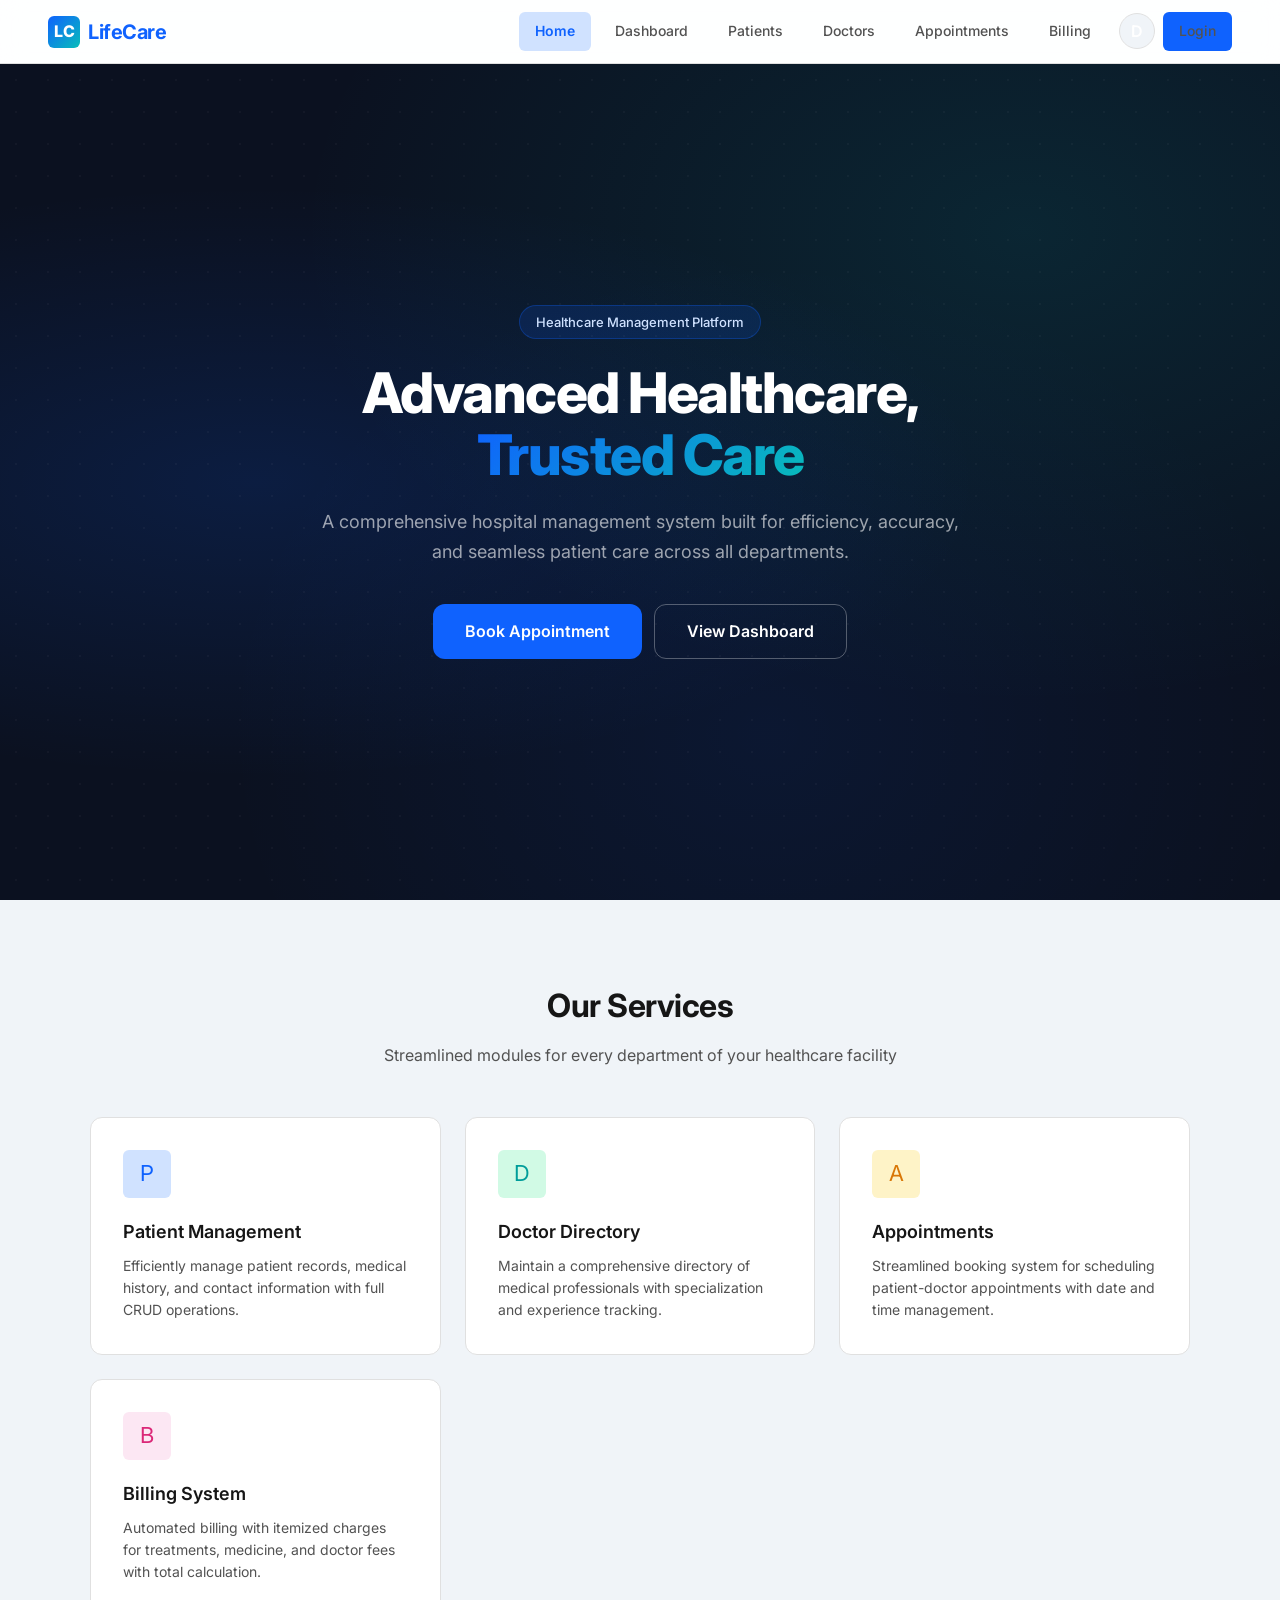
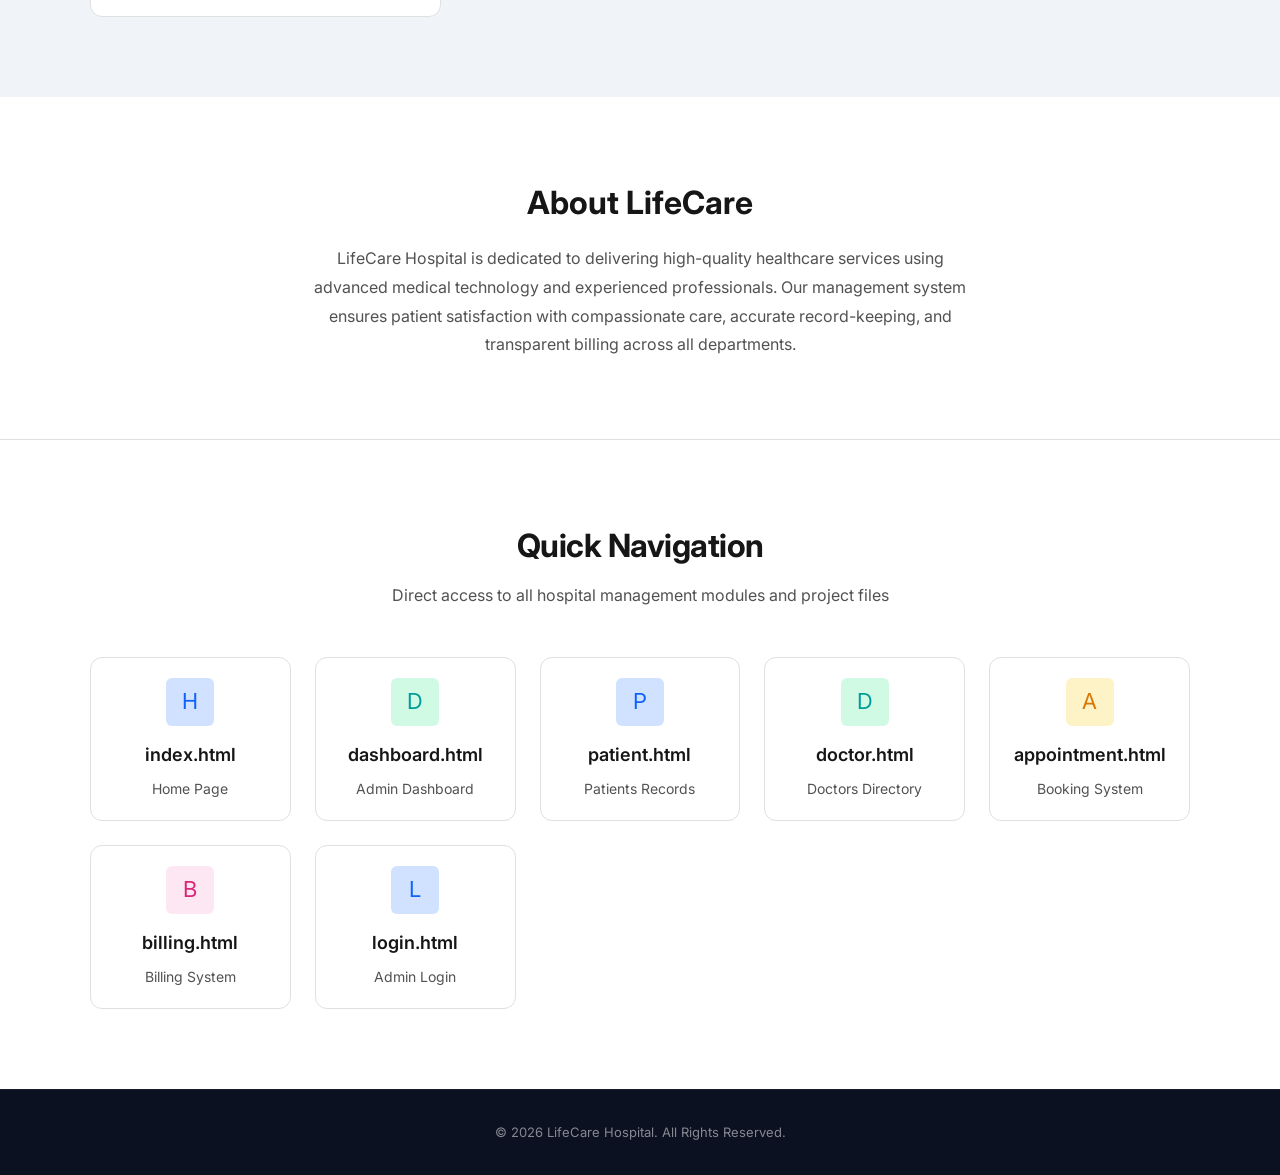
<file: INDEX.HTML>
<!DOCTYPE html>
<html lang="en">
<head>
    <meta charset="UTF-8">
    <meta name="viewport" content="width=device-width, initial-scale=1.0">
    <title>LifeCare Hospital - Advanced Healthcare</title>
    <meta name="description" content="LifeCare Hospital Management System - Providing world-class medical services with modern technology.">
    <link rel="stylesheet" href="css/style.css">
</head>
<body>

<!-- NAVBAR -->
<header class="navbar">
    <div class="logo">
        <div class="logo-icon">LC</div>
        LifeCare
    </div>
    <nav>
        <a href="index.html" class="active">Home</a>
        <a href="dashboard.html">Dashboard</a>
        <a href="patient.html">Patients</a>
        <a href="doctor.html">Doctors</a>
        <a href="appointment.html">Appointments</a>
        <a href="billing.html">Billing</a>
        <button class="theme-toggle" id="themeToggle" onclick="toggleTheme()">D</button>
        <a href="login.html" class="btn btn-primary btn-sm">Login</a>
    </nav>
</header>

<!-- HERO -->
<section class="hero">
    <div class="overlay">
        <div class="badge animate-in">Healthcare Management Platform</div>
        <h1 class="animate-in delay-1">Advanced Healthcare,<br><span>Trusted Care</span></h1>
        <p class="animate-in delay-2">A comprehensive hospital management system built for efficiency, accuracy, and seamless patient care across all departments.</p>
        <div class="hero-actions animate-in delay-3">
            <a href="appointment.html" class="btn btn-primary btn-lg">Book Appointment</a>
            <a href="dashboard.html" class="btn btn-outline btn-lg" style="border-color: rgba(255,255,255,0.3); color: white;">View Dashboard</a>
        </div>
    </div>
</section>

<!-- SERVICES -->
<section class="section">
    <div class="section-header">
        <h2>Our Services</h2>
        <p>Streamlined modules for every department of your healthcare facility</p>
    </div>
    <div class="features-grid">
        <div class="feature-card">
            <div class="icon blue">P</div>
            <h3>Patient Management</h3>
            <p>Efficiently manage patient records, medical history, and contact information with full CRUD operations.</p>
        </div>
        <div class="feature-card">
            <div class="icon teal">D</div>
            <h3>Doctor Directory</h3>
            <p>Maintain a comprehensive directory of medical professionals with specialization and experience tracking.</p>
        </div>
        <div class="feature-card">
            <div class="icon amber">A</div>
            <h3>Appointments</h3>
            <p>Streamlined booking system for scheduling patient-doctor appointments with date and time management.</p>
        </div>
        <div class="feature-card">
            <div class="icon rose">B</div>
            <h3>Billing System</h3>
            <p>Automated billing with itemized charges for treatments, medicine, and doctor fees with total calculation.</p>
        </div>
    </div>
</section>

<!-- ABOUT -->
<section class="section about">
    <div class="about-content">
        <h2>About LifeCare</h2>
        <p>LifeCare Hospital is dedicated to delivering high-quality healthcare services using advanced medical technology and experienced professionals. Our management system ensures patient satisfaction with compassionate care, accurate record-keeping, and transparent billing across all departments.</p>
    </div>
</section>

<!-- QUICK NAVIGATION -->
<section class="section" style="background: var(--surface); border-top: 1px solid var(--border);">
    <div class="section-header">
        <h2>Quick Navigation</h2>
        <p>Direct access to all hospital management modules and project files</p>
    </div>
    <div class="features-grid" style="grid-template-columns: repeat(auto-fit, minmax(200px, 1fr));">
        <a href="index.html" class="feature-card" style="padding: 20px; text-align: center;">
            <div class="icon blue" style="margin: 0 auto 15px;">H</div>
            <h3>index.html</h3>
            <p>Home Page</p>
        </a>
        <a href="dashboard.html" class="feature-card" style="padding: 20px; text-align: center;">
            <div class="icon teal" style="margin: 0 auto 15px;">D</div>
            <h3>dashboard.html</h3>
            <p>Admin Dashboard</p>
        </a>
        <a href="patient.html" class="feature-card" style="padding: 20px; text-align: center;">
            <div class="icon blue" style="margin: 0 auto 15px;">P</div>
            <h3>patient.html</h3>
            <p>Patients Records</p>
        </a>
        <a href="doctor.html" class="feature-card" style="padding: 20px; text-align: center;">
            <div class="icon teal" style="margin: 0 auto 15px;">D</div>
            <h3>doctor.html</h3>
            <p>Doctors Directory</p>
        </a>
        <a href="appointment.html" class="feature-card" style="padding: 20px; text-align: center;">
            <div class="icon amber" style="margin: 0 auto 15px;">A</div>
            <h3>appointment.html</h3>
            <p>Booking System</p>
        </a>
        <a href="billing.html" class="feature-card" style="padding: 20px; text-align: center;">
            <div class="icon rose" style="margin: 0 auto 15px;">B</div>
            <h3>billing.html</h3>
            <p>Billing System</p>
        </a>
        <a href="login.html" class="feature-card" style="padding: 20px; text-align: center;">
            <div class="icon blue" style="margin: 0 auto 15px;">L</div>
            <h3>login.html</h3>
            <p>Admin Login</p>
        </a>
    </div>
</section>

<!-- FOOTER -->
<footer class="footer">
    <p>&copy; 2026 LifeCare Hospital. All Rights Reserved.</p>
</footer>

<script src="js/script.js"></script>
</body>
</html>
</file>
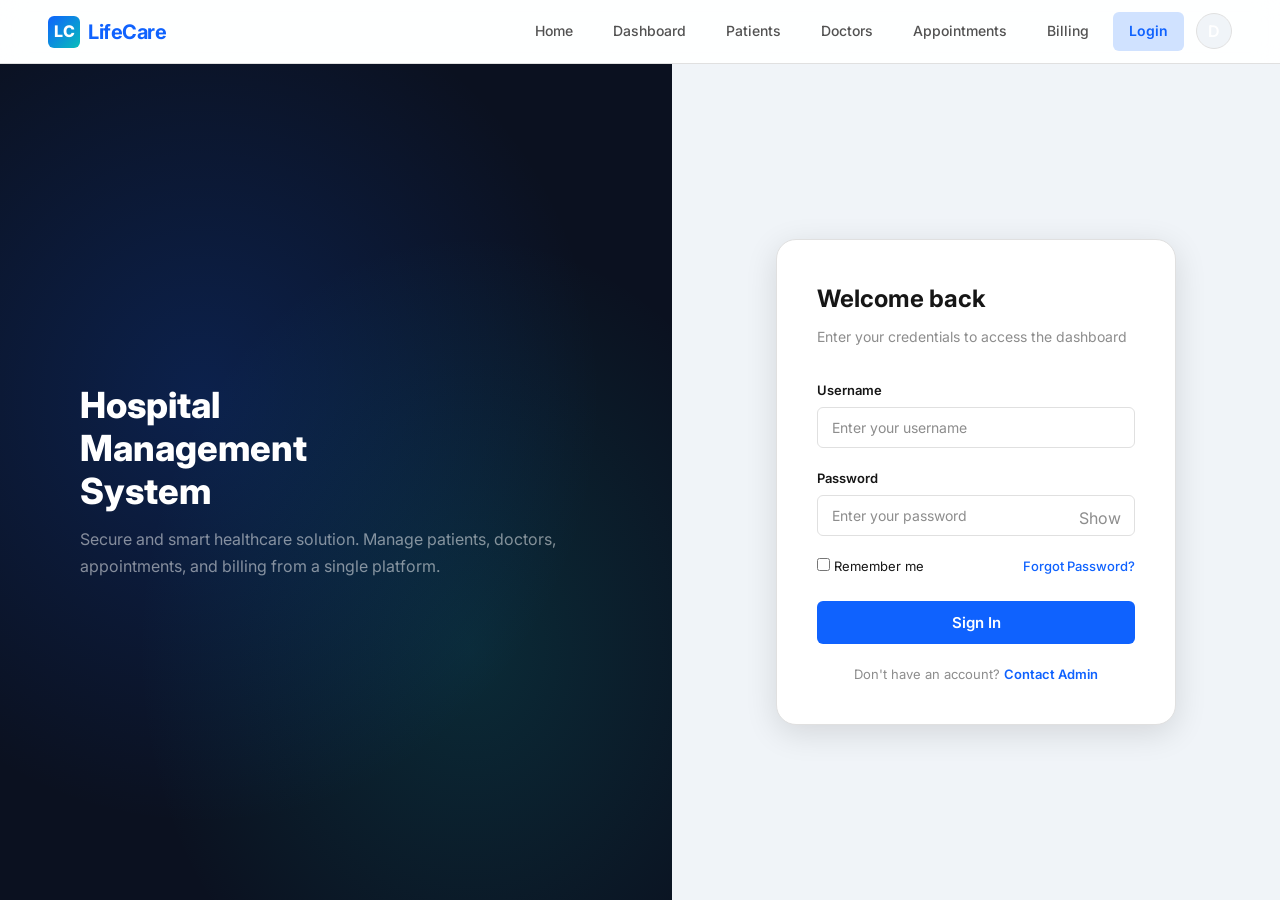
<file: login.html>
<!DOCTYPE html>
<html lang="en">
<head>
    <meta charset="UTF-8">
    <meta name="viewport" content="width=device-width, initial-scale=1.0">
    <title>Login - LifeCare Hospital</title>
    <link rel="stylesheet" href="css/style.css">
</head>
<body>

<header class="navbar">
    <div class="logo">
        <div class="logo-icon">LC</div>
        LifeCare
    </div>
    <nav>
        <a href="index.html">Home</a>
        <a href="dashboard.html">Dashboard</a>
        <a href="patient.html">Patients</a>
        <a href="doctor.html">Doctors</a>
        <a href="appointment.html">Appointments</a>
        <a href="billing.html">Billing</a>
        <a href="login.html" class="active">Login</a>
        <button class="theme-toggle" id="themeToggle" onclick="toggleTheme()">D</button>
    </nav>
</header>

<main class="login-wrapper" style="min-height: calc(100vh - 64px);">
    <section class="login-left">
        <div class="branding">
            <h1>Hospital<br>Management<br>System</h1>
            <p>Secure and smart healthcare solution. Manage patients, doctors, appointments, and billing from a single platform.</p>
        </div>
    </section>

    <section class="login-right">
        <form class="login-form" id="loginForm" novalidate>
            <div style="display:flex;justify-content:space-between;align-items:center;">
                <h2>Welcome back</h2>
            </div>
            <p class="login-subtitle">Enter your credentials to access the dashboard</p>

            <div class="input-group">
                <label for="username">Username</label>
                <input type="text" id="username" name="username" placeholder="Enter your username" required autocomplete="username">
            </div>

            <div class="input-group password-group">
                <label for="password">Password</label>
                <input type="password" id="password" name="password" placeholder="Enter your password" required autocomplete="current-password">
                <span class="toggle-password" id="togglePassword">Show</span>
            </div>

            <div class="form-options">
                <label><input type="checkbox" name="remember"> Remember me</label>
                <a href="#">Forgot Password?</a>
            </div>

            <button type="submit" class="login-btn btn-primary">Sign In</button>

            <p class="register-text">
                Don't have an account? <a href="#">Contact Admin</a>
            </p>
        </form>
    </section>
</main>

<script src="js/script.js"></script>
</body>
</html>
</file>
<file: css/style.css>
@import url('https://fonts.googleapis.com/css2?family=Inter:wght@300;400;500;600;700;800&display=swap');

/* ===== CSS VARIABLES ===== */
:root {
    --primary: #0f62fe;
    --primary-dark: #0043ce;
    --primary-light: #d0e2ff;
    --accent: #08bdba;
    --accent-dark: #009d9a;
    --bg: #f0f4f8;
    --bg-dark: #0b1120;
    --surface: #ffffff;
    --surface-hover: #f8fafc;
    --text: #161616;
    --text-secondary: #525252;
    --text-muted: #8d8d8d;
    --border: #e0e0e0;
    --danger: #da1e28;
    --danger-hover: #ba1b23;
    --warning: #f1c21b;
    --success: #198038;
    --shadow-sm: 0 1px 3px rgba(0,0,0,0.06);
    --shadow-md: 0 4px 16px rgba(0,0,0,0.08);
    --shadow-lg: 0 8px 32px rgba(0,0,0,0.12);
    --shadow-xl: 0 16px 48px rgba(0,0,0,0.16);
    --radius-sm: 6px;
    --radius-md: 12px;
    --radius-lg: 20px;
    --radius-xl: 28px;
    --transition: 0.25s cubic-bezier(0.4, 0, 0.2, 1);
}

/* ===== DARK MODE ===== */
[data-theme="dark"] {
    --bg: #0d1117;
    --bg-dark: #010409;
    --surface: #161b22;
    --surface-hover: #1c2128;
    --text: #e6edf3;
    --text-secondary: #8b949e;
    --text-muted: #6e7681;
    --border: #30363d;
    --primary-light: rgba(15,98,254,0.15);
    --shadow-sm: 0 1px 3px rgba(0,0,0,0.3);
    --shadow-md: 0 4px 16px rgba(0,0,0,0.4);
    --shadow-lg: 0 8px 32px rgba(0,0,0,0.5);
    --shadow-xl: 0 16px 48px rgba(0,0,0,0.6);
}
[data-theme="dark"] .navbar { background: rgba(22,27,34,0.92); }
[data-theme="dark"] .feature-card .icon.blue { background: rgba(15,98,254,0.15); }
[data-theme="dark"] .feature-card .icon.teal { background: rgba(8,189,186,0.15); }
[data-theme="dark"] .feature-card .icon.amber { background: rgba(217,119,6,0.15); }
[data-theme="dark"] .feature-card .icon.rose { background: rgba(219,39,119,0.15); }
[data-theme="dark"] thead { background: #1c2128; }
[data-theme="dark"] .btn-edit { background: rgba(14,165,233,0.15); color: #38bdf8; }
[data-theme="dark"] .btn-delete { background: rgba(218,30,40,0.15); color: #f87171; }
[data-theme="dark"] .bill-total { background: rgba(15,98,254,0.12); }
[data-theme="dark"] input, [data-theme="dark"] select { background: var(--surface); color: var(--text); }
[data-theme="dark"] .search-input { background: var(--surface); color: var(--text); }

/* Theme Toggle Button */
.theme-toggle {
    width: 36px; height: 36px;
    border-radius: 50%;
    background: var(--bg);
    border: 1.5px solid var(--border);
    display: flex; align-items: center; justify-content: center;
    cursor: pointer; font-size: 16px;
    transition: var(--transition);
    margin-left: 4px; padding: 0;
}
.theme-toggle:hover { background: var(--primary-light); border-color: var(--primary); transform: none; }

/* ===== RESET ===== */
*, *::before, *::after { margin: 0; padding: 0; box-sizing: border-box; }
html { scroll-behavior: smooth; }
body {
    font-family: 'Inter', -apple-system, sans-serif;
    background: var(--bg);
    color: var(--text);
    line-height: 1.6;
    min-height: 100vh;
    -webkit-font-smoothing: antialiased;
}
a { text-decoration: none; color: inherit; }
img { max-width: 100%; display: block; }
ul { list-style: none; }

/* ===== NAVBAR ===== */
.navbar {
    display: flex;
    justify-content: space-between;
    align-items: center;
    padding: 0 48px;
    height: 64px;
    background: var(--surface);
    border-bottom: 1px solid var(--border);
    position: sticky;
    top: 0;
    z-index: 100;
    backdrop-filter: blur(12px);
    background: rgba(255,255,255,0.92);
}
.navbar .logo {
    font-size: 20px;
    font-weight: 700;
    color: var(--primary);
    letter-spacing: -0.5px;
    display: flex;
    align-items: center;
    gap: 8px;
}
.navbar .logo .logo-icon {
    width: 32px; height: 32px;
    background: linear-gradient(135deg, var(--primary), var(--accent));
    border-radius: var(--radius-sm);
    display: flex; align-items: center; justify-content: center;
    color: white; font-size: 16px; font-weight: 800;
}
.navbar nav { display: flex; align-items: center; gap: 8px; }
.navbar nav a {
    padding: 8px 16px;
    font-size: 14px;
    font-weight: 500;
    color: var(--text-secondary);
    border-radius: var(--radius-sm);
    transition: var(--transition);
}
.navbar nav a:hover { color: var(--primary); background: var(--primary-light); }
.navbar nav a.active { color: var(--primary); background: var(--primary-light); font-weight: 600; }

/* ===== BUTTONS ===== */
.btn {
    display: inline-flex; align-items: center; justify-content: center; gap: 8px;
    padding: 10px 24px;
    font-size: 14px; font-weight: 600; font-family: inherit;
    border: none; border-radius: var(--radius-sm);
    cursor: pointer; transition: var(--transition);
    text-decoration: none;
}
.btn-primary { background: var(--primary); color: white; }
.btn-primary:hover { background: var(--primary-dark); transform: translateY(-1px); box-shadow: var(--shadow-md); }
.btn-outline { background: transparent; color: var(--primary); border: 1.5px solid var(--primary); }
.btn-outline:hover { background: var(--primary); color: white; }
.btn-danger { background: var(--danger); color: white; }
.btn-danger:hover { background: var(--danger-hover); }
.btn-ghost { background: transparent; color: var(--text-secondary); }
.btn-ghost:hover { background: var(--bg); color: var(--text); }
.btn-sm { padding: 6px 14px; font-size: 13px; }
.btn-lg { padding: 14px 32px; font-size: 16px; border-radius: var(--radius-md); }

button {
    font-family: inherit;
    padding: 10px 24px;
    font-size: 14px; font-weight: 600;
    background: var(--primary); color: white;
    border: none; border-radius: var(--radius-sm);
    cursor: pointer; transition: var(--transition);
}
button:hover { background: var(--primary-dark); transform: translateY(-1px); }

/* ===== HERO ===== */
.hero {
    min-height: calc(100vh - 64px);
    background: var(--bg-dark);
    display: flex; align-items: center; justify-content: center;
    position: relative; overflow: hidden;
}
.hero::before {
    content: '';
    position: absolute; inset: 0;
    background:
        radial-gradient(ellipse at 20% 50%, rgba(15,98,254,0.15) 0%, transparent 50%),
        radial-gradient(ellipse at 80% 20%, rgba(8,189,186,0.12) 0%, transparent 50%),
        radial-gradient(ellipse at 60% 80%, rgba(15,98,254,0.08) 0%, transparent 50%);
}
.hero::after {
    content: '';
    position: absolute; inset: 0;
    background-image:
        radial-gradient(rgba(255,255,255,0.03) 1px, transparent 1px);
    background-size: 32px 32px;
}
.hero .overlay {
    position: relative; z-index: 1;
    text-align: center; padding: 60px 24px;
    max-width: 720px;
}
.hero .overlay .badge {
    display: inline-flex; align-items: center; gap: 8px;
    padding: 6px 16px;
    background: rgba(15,98,254,0.15);
    border: 1px solid rgba(15,98,254,0.3);
    border-radius: 100px;
    font-size: 13px; font-weight: 500;
    color: var(--primary-light);
    margin-bottom: 24px;
}
.hero .overlay h1 {
    font-size: clamp(36px, 5vw, 56px);
    font-weight: 800; line-height: 1.1;
    color: white; letter-spacing: -1.5px;
    margin-bottom: 20px;
}
.hero .overlay h1 span {
    background: linear-gradient(135deg, var(--primary), var(--accent));
    -webkit-background-clip: text; -webkit-text-fill-color: transparent;
    background-clip: text;
}
.hero .overlay p {
    font-size: 18px; color: rgba(255,255,255,0.6);
    margin-bottom: 36px; line-height: 1.7;
}
.hero .hero-actions { display: flex; gap: 12px; justify-content: center; flex-wrap: wrap; }

/* ===== SECTIONS ===== */
.section { padding: 80px 48px; }
.section-header { text-align: center; margin-bottom: 48px; }
.section-header h2 { font-size: 32px; font-weight: 700; letter-spacing: -0.5px; margin-bottom: 12px; }
.section-header p { font-size: 16px; color: var(--text-secondary); max-width: 560px; margin: 0 auto; }

/* ===== FEATURE CARDS ===== */
.features-grid {
    display: grid;
    grid-template-columns: repeat(auto-fit, minmax(260px, 1fr));
    gap: 24px; max-width: 1100px; margin: 0 auto;
}
.feature-card {
    background: var(--surface);
    border: 1px solid var(--border);
    border-radius: var(--radius-md);
    padding: 32px;
    transition: var(--transition);
    cursor: default;
}
.feature-card:hover { transform: translateY(-4px); box-shadow: var(--shadow-lg); border-color: transparent; }
.feature-card .icon {
    width: 48px; height: 48px;
    border-radius: var(--radius-sm);
    display: flex; align-items: center; justify-content: center;
    font-size: 22px; margin-bottom: 20px;
}
.feature-card .icon.blue { background: var(--primary-light); color: var(--primary); }
.feature-card .icon.teal { background: #d1fae5; color: var(--accent-dark); }
.feature-card .icon.amber { background: #fef3c7; color: #d97706; }
.feature-card .icon.rose { background: #fce7f3; color: #db2777; }
.feature-card h3 { font-size: 18px; font-weight: 600; margin-bottom: 8px; }
.feature-card p { font-size: 14px; color: var(--text-secondary); line-height: 1.6; }

/* ===== ABOUT ===== */
.about { background: var(--surface); }
.about-content { max-width: 680px; margin: 0 auto; text-align: center; }
.about-content h2 { font-size: 32px; font-weight: 700; margin-bottom: 16px; }
.about-content p { font-size: 16px; color: var(--text-secondary); line-height: 1.8; }

/* ===== STATS ===== */
.stats-grid {
    display: grid;
    grid-template-columns: repeat(auto-fit, minmax(220px, 1fr));
    gap: 24px; padding: 40px 48px; max-width: 1100px; margin: 0 auto;
}
.stat-card {
    background: var(--surface);
    border: 1px solid var(--border);
    border-radius: var(--radius-md);
    padding: 28px;
    transition: var(--transition);
}
.stat-card:hover { box-shadow: var(--shadow-md); }
.stat-card .stat-label { font-size: 13px; font-weight: 500; color: var(--text-muted); text-transform: uppercase; letter-spacing: 0.5px; margin-bottom: 8px; }
.stat-card .stat-value { font-size: 36px; font-weight: 800; color: var(--text); letter-spacing: -1px; }
.stat-card .stat-icon { float: right; width: 40px; height: 40px; border-radius: var(--radius-sm); display: flex; align-items: center; justify-content: center; font-size: 18px; }

/* ===== QUICK LINKS / DASHBOARD CARDS ===== */
.quick-links {
    display: grid;
    grid-template-columns: repeat(auto-fit, minmax(280px, 1fr));
    gap: 24px; padding: 0 48px 48px; max-width: 1100px; margin: 0 auto;
}
.quick-card {
    background: var(--surface);
    border: 1px solid var(--border);
    border-radius: var(--radius-md);
    padding: 28px;
    display: flex; align-items: center; gap: 20px;
    cursor: pointer; transition: var(--transition);
}
.quick-card:hover { box-shadow: var(--shadow-lg); border-color: var(--primary); transform: translateY(-2px); }
.quick-card .qc-icon { width: 48px; height: 48px; border-radius: var(--radius-sm); display: flex; align-items: center; justify-content: center; font-size: 20px; flex-shrink: 0; }
.quick-card .qc-info h3 { font-size: 16px; font-weight: 600; margin-bottom: 4px; }
.quick-card .qc-info p { font-size: 13px; color: var(--text-muted); }

/* ===== LOGIN ===== */
.login-wrapper { display: flex; min-height: 100vh; }
.login-left {
    flex: 1;
    background: var(--bg-dark);
    display: flex; flex-direction: column; justify-content: center;
    padding: 80px;
    position: relative; overflow: hidden;
}
.login-left::before {
    content: '';
    position: absolute; inset: 0;
    background:
        radial-gradient(ellipse at 30% 40%, rgba(15,98,254,0.2) 0%, transparent 60%),
        radial-gradient(ellipse at 70% 70%, rgba(8,189,186,0.15) 0%, transparent 50%);
}
.login-left .branding { position: relative; z-index: 1; }
.login-left .branding h1 { font-size: 36px; font-weight: 800; color: white; margin-bottom: 12px; line-height: 1.2; }
.login-left .branding p { font-size: 16px; color: rgba(255,255,255,0.5); line-height: 1.7; }
.login-right {
    flex: 1;
    display: flex; justify-content: center; align-items: center;
    background: var(--bg);
    padding: 48px;
}
.login-form {
    width: 100%; max-width: 400px;
    background: var(--surface);
    padding: 40px;
    border-radius: var(--radius-lg);
    box-shadow: var(--shadow-lg);
    border: 1px solid var(--border);
}
.login-form h2 { font-size: 24px; font-weight: 700; margin-bottom: 8px; }
.login-form .login-subtitle { font-size: 14px; color: var(--text-muted); margin-bottom: 32px; }

/* ===== FORM INPUTS ===== */
.input-group { margin-bottom: 20px; }
.input-group label { display: block; font-size: 13px; font-weight: 600; color: var(--text); margin-bottom: 6px; }
.input-group input, .input-group select {
    width: 100%; padding: 11px 14px;
    border: 1.5px solid var(--border);
    border-radius: var(--radius-sm);
    font-size: 14px; font-family: inherit;
    background: var(--surface);
    transition: var(--transition);
    outline: none;
}
.input-group input:focus, .input-group select:focus { border-color: var(--primary); box-shadow: 0 0 0 3px rgba(15,98,254,0.12); }
.input-group input::placeholder { color: var(--text-muted); }
.form-options { display: flex; justify-content: space-between; align-items: center; margin-bottom: 24px; font-size: 13px; }
.form-options a { color: var(--primary); font-weight: 500; }
.form-options a:hover { text-decoration: underline; }
.register-text { text-align: center; font-size: 13px; color: var(--text-muted); margin-top: 20px; }
.register-text a { color: var(--primary); font-weight: 600; }
.login-btn { width: 100%; padding: 12px; font-size: 15px; border-radius: var(--radius-sm); }
.error-message { color: var(--danger); font-size: 12px; margin-top: 4px; display: block; }
.password-group { position: relative; }
.toggle-password { position: absolute; right: 14px; top: 38px; cursor: pointer; font-size: 16px; color: var(--text-muted); }

/* ===== PAGE LAYOUT ===== */
.page-wrapper { max-width: 1200px; margin: 0 auto; padding: 32px 48px; }
.page-header { margin-bottom: 32px; }
.page-header h1 { font-size: 28px; font-weight: 700; letter-spacing: -0.5px; }
.page-header p { font-size: 14px; color: var(--text-muted); margin-top: 4px; }

/* ===== MANAGEMENT LAYOUT ===== */
.mgmt-layout { display: grid; grid-template-columns: 360px 1fr; gap: 32px; }
.form-panel {
    background: var(--surface);
    border: 1px solid var(--border);
    border-radius: var(--radius-md);
    padding: 28px;
    height: fit-content;
    position: sticky; top: 96px;
}
.form-panel h3 { font-size: 16px; font-weight: 600; margin-bottom: 20px; padding-bottom: 12px; border-bottom: 1px solid var(--border); }
.form-panel input, .form-panel select {
    width: 100%; padding: 11px 14px;
    border: 1.5px solid var(--border);
    border-radius: var(--radius-sm);
    font-size: 14px; font-family: inherit;
    margin-bottom: 14px; outline: none;
    transition: var(--transition);
}
.form-panel input:focus, .form-panel select:focus { border-color: var(--primary); box-shadow: 0 0 0 3px rgba(15,98,254,0.12); }
.form-panel button { width: 100%; margin-top: 4px; }

.data-panel {
    background: var(--surface);
    border: 1px solid var(--border);
    border-radius: var(--radius-md);
    overflow: hidden;
}
.data-panel .panel-header {
    display: flex; justify-content: space-between; align-items: center;
    padding: 20px 24px;
    border-bottom: 1px solid var(--border);
}
.data-panel .panel-header h3 { font-size: 16px; font-weight: 600; }
.search-input {
    padding: 8px 14px;
    border: 1.5px solid var(--border);
    border-radius: var(--radius-sm);
    font-size: 13px; font-family: inherit;
    width: 240px; outline: none;
    transition: var(--transition);
}
.search-input:focus { border-color: var(--primary); box-shadow: 0 0 0 3px rgba(15,98,254,0.12); }

/* ===== TABLE ===== */
table { width: 100%; border-collapse: collapse; }
thead { background: var(--bg); }
th { padding: 12px 24px; font-size: 12px; font-weight: 600; text-transform: uppercase; letter-spacing: 0.5px; color: var(--text-muted); text-align: left; border-bottom: 1px solid var(--border); }
td { padding: 14px 24px; font-size: 14px; color: var(--text); border-bottom: 1px solid var(--border); }
tr { transition: var(--transition); }
tbody tr:hover { background: var(--surface-hover); }
tbody tr:last-child td { border-bottom: none; }
.action-btns { display: flex; gap: 6px; }
.action-btns button { padding: 5px 12px; font-size: 12px; border-radius: 4px; }
.btn-edit { background: #e0f2fe; color: #0369a1; }
.btn-edit:hover { background: #bae6fd; transform: none; }
.btn-delete { background: #fee2e2; color: var(--danger); }
.btn-delete:hover { background: #fecaca; transform: none; }

/* ===== BILLING ===== */
.bill-total { font-size: 24px; font-weight: 700; color: var(--primary); margin: 16px 0 8px; padding: 16px; background: var(--primary-light); border-radius: var(--radius-sm); text-align: center; }

/* ===== FOOTER ===== */
.footer {
    background: var(--bg-dark);
    color: rgba(255,255,255,0.5);
    text-align: center;
    padding: 32px 48px;
    font-size: 13px;
    border-top: 1px solid rgba(255,255,255,0.06);
}

/* ===== ANIMATIONS ===== */
@keyframes fadeInUp { from { opacity: 0; transform: translateY(20px); } to { opacity: 1; transform: translateY(0); } }
.animate-in { animation: fadeInUp 0.5s ease-out forwards; }
.delay-1 { animation-delay: 0.1s; opacity: 0; }
.delay-2 { animation-delay: 0.2s; opacity: 0; }
.delay-3 { animation-delay: 0.3s; opacity: 0; }
.delay-4 { animation-delay: 0.4s; opacity: 0; }

/* ===== RESPONSIVE ===== */
@media (max-width: 900px) {
    .navbar { padding: 0 24px; }
    .mgmt-layout { grid-template-columns: 1fr; }
    .form-panel { position: static; }
    .section { padding: 48px 24px; }
    .stats-grid, .quick-links { padding: 24px; }
    .page-wrapper { padding: 24px; }
    .login-wrapper { flex-direction: column; }
    .login-left { padding: 48px 24px; min-height: 200px; }
    .login-right { padding: 32px 24px; }
}
@media (max-width: 640px) {
    .navbar nav { gap: 2px; }
    .navbar nav a { padding: 6px 10px; font-size: 12px; }
    .hero .overlay h1 { font-size: 28px; }
}
</file>
